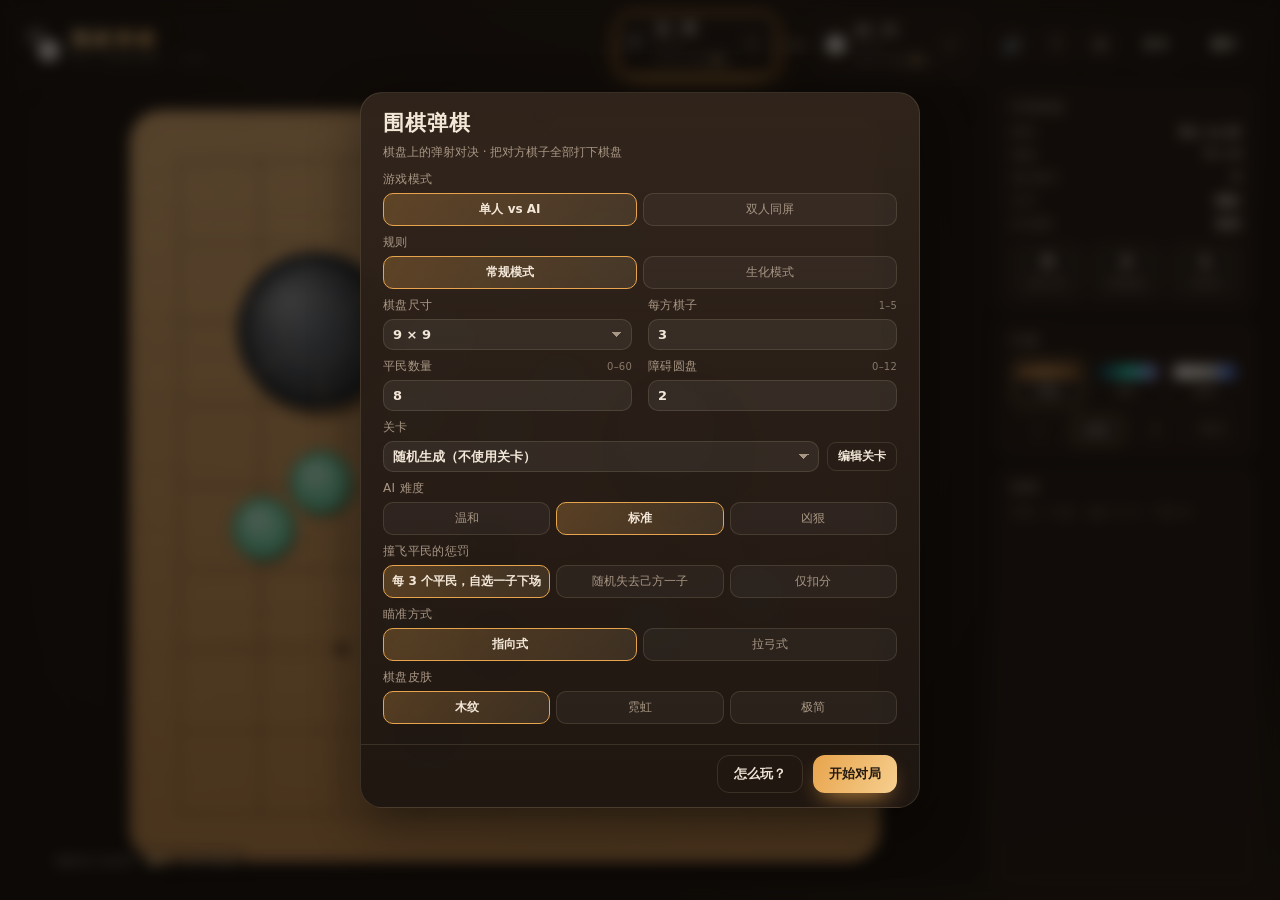
<file: index.html>
<!DOCTYPE html>
<html lang="zh-CN" data-skin="wood" data-size="m">
<head>
<meta charset="UTF-8">
<meta name="viewport" content="width=device-width, initial-scale=1, maximum-scale=1, user-scalable=no, viewport-fit=cover">
<meta name="theme-color" content="#1b1410">
<meta name="apple-mobile-web-app-capable" content="yes">
<meta name="mobile-web-app-capable" content="yes">
<title>围棋弹棋 · Go Carrom</title>
<link rel="icon" href="data:image/svg+xml,%3Csvg xmlns='http://www.w3.org/2000/svg' viewBox='0 0 32 32'%3E%3Crect width='32' height='32' rx='7' fill='%23c99a63'/%3E%3Ccircle cx='12' cy='12' r='6' fill='%23171410'/%3E%3Ccircle cx='21' cy='21' r='6' fill='%23fff'/%3E%3C/svg%3E">
<link rel="stylesheet" href="css/style.css">
</head>
<body data-skin="wood">
<div id="app">

  <header id="topbar">
    <div class="brand">
      <div class="logo"><span class="dot b"></span><span class="dot w"></span></div>
      <div class="brand-text">
        <h1>围棋弹棋</h1>
        <p>GO&nbsp;CARROM&nbsp;·&nbsp;<span id="buildTag">v12</span></p>
      </div>
    </div>

    <div id="scoreboard">
      <div class="score-card" id="cardP1">
        <span class="mini-stone black"></span>
        <div class="sc-text">
          <b id="p1Name">黑方</b>
          <small id="p1Stat">3 / 3</small>
          <span class="civ-line" id="p1Civ" title="撞飞平民进度：满 3 个要自选一子下场">
            <i></i><i></i><i></i><em><span class="civ-label">平民</span> <b>0</b><span class="of3">/3</span></em>
          </span>
        </div>
        <span class="badge" id="p1Badge">黑</span>
      </div>
      <div class="vs">VS</div>
      <div class="score-card" id="cardP2">
        <span class="mini-stone white"></span>
        <div class="sc-text">
          <b id="p2Name">白方</b>
          <small id="p2Stat">3 / 3</small>
          <span class="civ-line" id="p2Civ" title="撞飞平民进度：满 3 个要自选一子下场">
            <i></i><i></i><i></i><em><span class="civ-label">平民</span> <b>0</b><span class="of3">/3</span></em>
          </span>
        </div>
        <span class="badge" id="p2Badge">白</span>
      </div>
    </div>

    <div class="topbar-actions">
      <button class="icon-btn" id="btnSound" title="音效开关">🔊</button>
      <button class="icon-btn" id="btnRules" title="规则说明">?</button>
      <button class="icon-btn" id="btnSetup" title="对局设置">⚙</button>
      <button class="btn ghost" id="btnLevel">关卡</button>
      <button class="btn ghost" id="btnRestart">重开</button>
    </div>
  </header>

  <main id="stage">
    <div id="boardWrap">
      <canvas id="boardCanvas"></canvas>
      <div id="banner" class="banner"></div>
      <div id="hint" class="hint">拖拽自己的棋子 <b>蓄力</b>，松手弹射</div>

      <!-- 关卡编辑器工具条 -->
      <div id="editorBar" class="editor-bar hidden">
        <div class="eb-row">
          <div class="eb-group">
            <span class="eb-label">棋盘</span>
            <select id="edBoard" class="num-input mini"></select>
          </div>
          <div class="eb-group">
            <span class="eb-label">半径</span>
            <button class="size-btn" id="edRadiusMinus" title="缩小 (-2%)">−</button>
            <input type="range" id="edRadius" min="12" max="460" step="2" value="75">
            <button class="size-btn" id="edRadiusPlus" title="放大 (+2%)">+</button>
            <input type="number" id="edRadiusNum" class="num-input tiny" min="1" max="46" step="0.5" value="7.5">
            <span class="eb-unit">%</span>
          </div>
          <div class="eb-group grow">
            <input type="text" id="edName" class="num-input" placeholder="关卡名" maxlength="16">
          </div>
          <div class="eb-group">
            <button class="btn ghost small" id="edSave">保存</button>
            <button class="btn ghost small" id="edExport">导出</button>
            <button class="btn ghost small" id="edImport">导入</button>
            <button class="btn ghost small" id="edClear">清空</button>
          </div>
        </div>
        <div class="eb-row">
          <div class="eb-group grow">
            <span class="eb-label">已保存</span>
            <select id="edSaved" class="num-input grow"></select>
            <button class="btn ghost small" id="edLoad">读取</button>
            <button class="btn ghost small" id="edDelete">删除</button>
          </div>
          <div class="eb-group right">
            <span class="eb-tip">单击空白放置 · 拖圆盘移动 · 拖手柄/滚轮改大小 · 右键删除</span>
            <button class="btn ghost small" id="edCancel">返回</button>
            <button class="btn primary small" id="edPlay">用此关卡开局</button>
          </div>
        </div>
      </div>
      <input type="file" id="edFile" accept=".json,application/json" hidden>
    </div>

    <aside id="side">
      <section class="panel">
        <h2>对局信息</h2>
        <ul class="facts">
          <li><span>模式</span><b id="factMode">单人 vs AI</b></li>
          <li><span>棋盘</span><b id="factBoard">9 × 9</b></li>
          <li><span>每方棋子</span><b id="factTroops">3</b></li>
          <li><span>关卡</span><b id="factLevel">随机</b></li>
          <li><span>AI 难度</span><b id="factAI">标准</b></li>
        </ul>
        <div class="stat-row">
          <div class="stat"><b id="statCiv">6</b><small>剩余平民</small></div>
          <div class="stat"><b id="statObs">2</b><small>障碍圆盘</small></div>
          <div class="stat"><b id="statTurn">1</b><small>回合数</small></div>
        </div>
      </section>

      <section class="panel">
        <h2>外观</h2>
        <div class="skins" id="skinPicker">
          <button class="skin-btn active" data-skin="wood"><i class="sw sw-wood"></i>木纹</button>
          <button class="skin-btn" data-skin="neon"><i class="sw sw-neon"></i>霓虹</button>
          <button class="skin-btn" data-skin="flat"><i class="sw sw-flat"></i>极简</button>
        </div>
        <div class="fonts" id="sizePicker">
          <button class="font-btn" data-size="s">小</button>
          <button class="font-btn on" data-size="m">标准</button>
          <button class="font-btn" data-size="l">大</button>
          <button class="font-btn" data-size="xl">特大</button>
        </div>
      </section>

      <section class="panel log-panel">
        <h2>战报</h2>
        <ol id="log" class="log"></ol>
      </section>
    </aside>
  </main>
</div>

<!-- ============ 开始 / 结算 ============ -->
<div id="overlay" class="overlay">
  <div class="modal">
    <div class="modal-head">
      <h2 id="modalTitle">围棋弹棋</h2>
      <p id="modalSub">棋盘上的弹射对决 · 把对方棋子全部打下棋盘</p>
    </div>

    <div class="modal-body">
      <div id="setupPanel">
        <div id="lockInfo" class="lock-info hidden"></div>
        <div class="field">
          <label>游戏模式</label>
          <div class="seg" id="segMode">
            <button class="on" data-mode="ai">单人 vs AI</button>
            <button data-mode="pvp">双人同屏</button>
          </div>
        </div>
        <div class="field">
          <label>规则</label>
          <div class="seg" id="segRules">
            <button class="on" data-rules="classic">常规模式</button>
            <button data-rules="bio">生化模式</button>
          </div>
          <p class="field-note hidden" id="bioNote">平民被任意一方棋子碰到，就归入那一方；撞飞平民不再有任何惩罚。</p>
        </div>
        <div class="grid2">
          <div class="field">
            <label>棋盘尺寸</label>
            <select id="selBoard" class="num-input"></select>
          </div>
          <div class="field">
            <label>每方棋子 <span class="lim">1–5</span></label>
            <input type="number" id="numTroops" class="num-input" min="1" max="5" step="1" value="3">
          </div>
          <div class="field">
            <label>平民数量 <span class="lim">0–60</span></label>
            <input type="number" id="numCiv" class="num-input" min="0" max="60" step="1" value="8">
          </div>
          <div class="field">
            <label>障碍圆盘 <span class="lim">0–12</span></label>
            <input type="number" id="numObs" class="num-input" min="0" max="12" step="1" value="2">
          </div>
        </div>
        <div class="field">
          <label>关卡</label>
          <div class="row-flex">
            <select id="selLevel" class="num-input grow">
              <option value="">随机生成（不使用关卡）</option>
            </select>
            <button class="btn ghost small" id="btnEditLevel">编辑关卡</button>
          </div>
        </div>
        <div class="field" id="fieldAI">
          <label>AI 难度</label>
          <div class="seg" id="segAI">
            <button data-ai="easy">温和</button>
            <button class="on" data-ai="normal">标准</button>
            <button data-ai="hard">凶狠</button>
          </div>
        </div>
        <div class="field" id="fieldPenalty">
          <label>撞飞平民的惩罚</label>
          <div class="seg seg-wrap" id="segPenalty">
            <button class="on" data-pen="pick">每 3 个平民，自选一子下场</button>
            <button data-pen="random">随机失去己方一子</button>
            <button data-pen="score">仅扣分</button>
          </div>
        </div>
        <div class="field">
          <label>瞄准方式</label>
          <div class="seg" id="segAim">
            <button class="on" data-aim="direct">指向式</button>
            <button data-aim="pull">拉弓式</button>
          </div>
        </div>
        <div class="field keep">
          <label>棋盘皮肤</label>
          <div class="seg" id="segSkin">
            <button class="on" data-skin="wood">木纹</button>
            <button data-skin="neon">霓虹</button>
            <button data-skin="flat">极简</button>
          </div>
        </div>
      </div>

      <div id="resultPanel" class="hidden">
        <div class="trophy" id="resultIcon">🏆</div>
        <h3 id="resultTitle">黑方胜利</h3>
        <p id="resultText"></p>
        <div class="result-stats" id="resultStats"></div>
      </div>
    </div>

    <div class="modal-foot">
      <button class="btn ghost" id="btnHelp">怎么玩？</button>
      <button class="btn primary" id="btnStart">开始对局</button>
    </div>
  </div>
</div>

<!-- ============ 规则 ============ -->
<div id="rulesOverlay" class="overlay hidden">
  <div class="modal rules">
    <div class="modal-head">
      <h2>玩法规则</h2>
      <p>围棋棋盘 · 冰壶手感 · 弹射对决</p>
    </div>
    <div class="modal-body">
      <ol class="rule-list">
        <li><b>轮流弹射。</b>每回合点住己方一颗棋子，向外拖拽瞄准并蓄力，松手弹射；棋子滑行减速后停下，回合结束。</li>
        <li><b>击败敌人。</b>把对方棋子撞出棋盘边缘即将其消灭。对方棋子全部被消灭时获胜。</li>
        <li><b>平民有风险。</b>撞飞平民会累积「平民伤亡」：<b>每累计 3 个</b>，你必须亲手选一颗自己的棋子下场（撞飞第 1、2 个不罚）。
          罚则与弹射棋子无关——<b>就算它自灭出界也照交</b>。顶部棋子卡片用 3 个小格 + <b>n/3</b> 显示进度，第 3 格闪红即警告。</li>
        <li><b>障碍圆盘。</b>灰色大圆盘是固定不动的无限质量物体，撞上会剧烈反弹，可以利用它做折射球。</li>
        <li><b>别把自己弹下去。</b>己方棋子出界同样会被消灭，大力度要留神。</li>
        <li><b>生化模式（可选）。</b>平民会被「感染」：任何**有阵营的子力**（初始棋子，或已经被感染的子力）碰到<b>中立平民</b>，这个平民立刻变成那一方，<b>并且永久锁定</b>——之后被对方撞到也不会改回来。
          被感染的平民<b>与初始棋子完全等价</b>：可以点选、可以弹射、计入棋子数；它自己撞到中立平民时**同样继续传播**，所以场上几乎不会出现「平民撞平民」。
          状态栏显示 `剩余 / 总数`，每感染 1 个，分子分母同时 +1（3/3 → 4/4）；出局按敌我判定（被对方撞飞＝击落，自己出界＝自灭）。
          撞飞平民<b>没有任何惩罚</b>，一方的棋子（含感染子）全部出局即告负。</li>
      </ol>
      <p class="tip">小技巧：碰撞会传递动量——用一颗棋子同时撞飞两颗敌方棋子，或借障碍盘改变角度偷袭。</p>
      <p class="tip">先后手：不改设置连续开局（含「重开」）时，黑/白会轮流先手——你始终执黑，只是轮流做先手与后手；改了设置则重置为黑方先手。</p>
    </div>
    <div class="modal-foot">
      <button class="btn primary" id="btnRulesClose">明白了</button>
    </div>
  </div>
</div>

<script src="js/util.js"></script>
<script src="js/config.js"></script>
<script src="js/audio.js"></script>
<script src="js/physics.js"></script>
<script src="js/ai.js"></script>
<script src="js/render.js"></script>
<script src="js/editor.js"></script>
<script src="js/game.js"></script>
<script src="js/ui.js"></script>
</body>
</html>
</file>
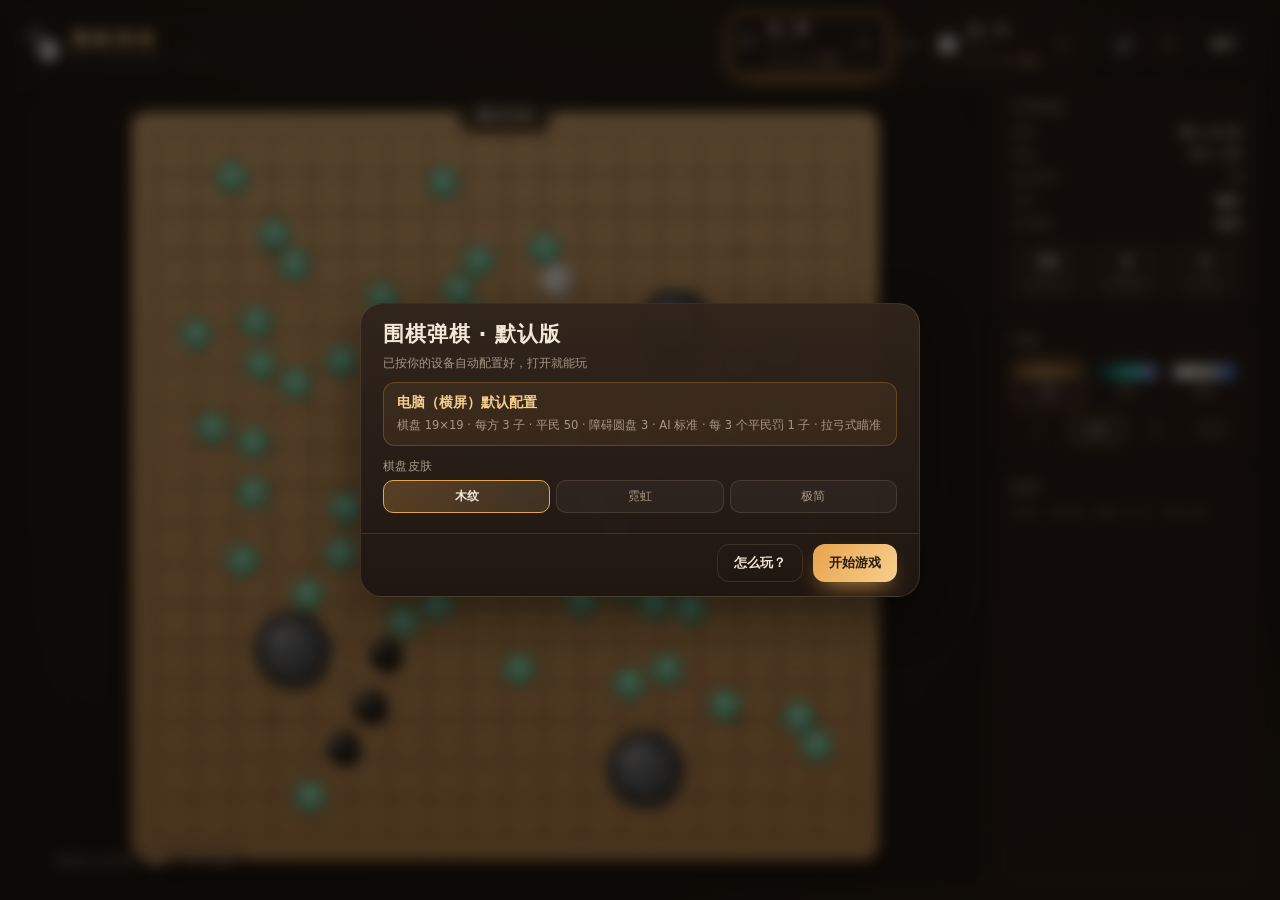
<file: default/index.html>
<!DOCTYPE html>
<html lang="zh-CN" data-skin="wood" data-size="m">
<head>
<meta charset="UTF-8">
<meta name="viewport" content="width=device-width, initial-scale=1, maximum-scale=1, user-scalable=no, viewport-fit=cover">
<meta name="theme-color" content="#1b1410">
<meta name="apple-mobile-web-app-capable" content="yes">
<meta name="mobile-web-app-capable" content="yes">
<title>围棋弹棋 · 默认版</title>
<link rel="icon" href="data:image/svg+xml,%3Csvg xmlns='http://www.w3.org/2000/svg' viewBox='0 0 32 32'%3E%3Crect width='32' height='32' rx='7' fill='%23c99a63'/%3E%3Ccircle cx='12' cy='12' r='6' fill='%23171410'/%3E%3Ccircle cx='21' cy='21' r='6' fill='%23fff'/%3E%3C/svg%3E">
<link rel="stylesheet" href="../css/style.css">
</head>
<body data-skin="wood">
<div id="app">

  <header id="topbar">
    <div class="brand">
      <div class="logo"><span class="dot b"></span><span class="dot w"></span></div>
      <div class="brand-text">
        <h1>围棋弹棋</h1>
        <p>GO&nbsp;CARROM&nbsp;·&nbsp;<span id="buildTag">v12</span></p>
      </div>
    </div>

    <div id="scoreboard">
      <div class="score-card" id="cardP1">
        <span class="mini-stone black"></span>
        <div class="sc-text">
          <b id="p1Name">黑方</b>
          <small id="p1Stat">3 / 3</small>
          <span class="civ-line" id="p1Civ" title="撞飞平民进度：满 3 个要自选一子下场">
            <i></i><i></i><i></i><em><span class="civ-label">平民</span> <b>0</b><span class="of3">/3</span></em>
          </span>
        </div>
        <span class="badge" id="p1Badge">黑</span>
      </div>
      <div class="vs">VS</div>
      <div class="score-card" id="cardP2">
        <span class="mini-stone white"></span>
        <div class="sc-text">
          <b id="p2Name">白方</b>
          <small id="p2Stat">3 / 3</small>
          <span class="civ-line" id="p2Civ" title="撞飞平民进度：满 3 个要自选一子下场">
            <i></i><i></i><i></i><em><span class="civ-label">平民</span> <b>0</b><span class="of3">/3</span></em>
          </span>
        </div>
        <span class="badge" id="p2Badge">白</span>
      </div>
    </div>

    <div class="topbar-actions">
      <button class="icon-btn" id="btnSound" title="音效开关">🔊</button>
      <button class="icon-btn" id="btnRules" title="规则说明">?</button>
      <button class="icon-btn" id="btnSetup" title="对局设置">⚙</button>
      <button class="btn ghost" id="btnLevel">关卡</button>
      <button class="btn ghost" id="btnRestart">重开</button>
    </div>
  </header>

  <main id="stage">
    <div id="boardWrap">
      <canvas id="boardCanvas"></canvas>
      <div id="banner" class="banner"></div>
      <div id="hint" class="hint">拖拽自己的棋子 <b>蓄力</b>，松手弹射</div>

      <!-- 关卡编辑器工具条 -->
      <div id="editorBar" class="editor-bar hidden">
        <div class="eb-row">
          <div class="eb-group">
            <span class="eb-label">棋盘</span>
            <select id="edBoard" class="num-input mini"></select>
          </div>
          <div class="eb-group">
            <span class="eb-label">半径</span>
            <button class="size-btn" id="edRadiusMinus" title="缩小 (-2%)">−</button>
            <input type="range" id="edRadius" min="12" max="460" step="2" value="75">
            <button class="size-btn" id="edRadiusPlus" title="放大 (+2%)">+</button>
            <input type="number" id="edRadiusNum" class="num-input tiny" min="1" max="46" step="0.5" value="7.5">
            <span class="eb-unit">%</span>
          </div>
          <div class="eb-group grow">
            <input type="text" id="edName" class="num-input" placeholder="关卡名" maxlength="16">
          </div>
          <div class="eb-group">
            <button class="btn ghost small" id="edSave">保存</button>
            <button class="btn ghost small" id="edExport">导出</button>
            <button class="btn ghost small" id="edImport">导入</button>
            <button class="btn ghost small" id="edClear">清空</button>
          </div>
        </div>
        <div class="eb-row">
          <div class="eb-group grow">
            <span class="eb-label">已保存</span>
            <select id="edSaved" class="num-input grow"></select>
            <button class="btn ghost small" id="edLoad">读取</button>
            <button class="btn ghost small" id="edDelete">删除</button>
          </div>
          <div class="eb-group right">
            <span class="eb-tip">单击空白放置 · 拖圆盘移动 · 拖手柄/滚轮改大小 · 右键删除</span>
            <button class="btn ghost small" id="edCancel">返回</button>
            <button class="btn primary small" id="edPlay">用此关卡开局</button>
          </div>
        </div>
      </div>
      <input type="file" id="edFile" accept=".json,application/json" hidden>
    </div>

    <aside id="side">
      <section class="panel">
        <h2>对局信息</h2>
        <ul class="facts">
          <li><span>模式</span><b id="factMode">单人 vs AI</b></li>
          <li><span>棋盘</span><b id="factBoard">9 × 9</b></li>
          <li><span>每方棋子</span><b id="factTroops">3</b></li>
          <li><span>关卡</span><b id="factLevel">随机</b></li>
          <li><span>AI 难度</span><b id="factAI">标准</b></li>
        </ul>
        <div class="stat-row">
          <div class="stat"><b id="statCiv">6</b><small>剩余平民</small></div>
          <div class="stat"><b id="statObs">2</b><small>障碍圆盘</small></div>
          <div class="stat"><b id="statTurn">1</b><small>回合数</small></div>
        </div>
      </section>

      <section class="panel">
        <h2>外观</h2>
        <div class="skins" id="skinPicker">
          <button class="skin-btn active" data-skin="wood"><i class="sw sw-wood"></i>木纹</button>
          <button class="skin-btn" data-skin="neon"><i class="sw sw-neon"></i>霓虹</button>
          <button class="skin-btn" data-skin="flat"><i class="sw sw-flat"></i>极简</button>
        </div>
        <div class="fonts" id="sizePicker">
          <button class="font-btn" data-size="s">小</button>
          <button class="font-btn on" data-size="m">标准</button>
          <button class="font-btn" data-size="l">大</button>
          <button class="font-btn" data-size="xl">特大</button>
        </div>
      </section>

      <section class="panel log-panel">
        <h2>战报</h2>
        <ol id="log" class="log"></ol>
      </section>
    </aside>
  </main>
</div>

<!-- ============ 开始 / 结算 ============ -->
<div id="overlay" class="overlay">
  <div class="modal">
    <div class="modal-head">
      <h2 id="modalTitle">围棋弹棋</h2>
      <p id="modalSub">棋盘上的弹射对决 · 把对方棋子全部打下棋盘</p>
    </div>

    <div class="modal-body">
      <div id="setupPanel">
        <div id="lockInfo" class="lock-info hidden"></div>
        <div class="field">
          <label>游戏模式</label>
          <div class="seg" id="segMode">
            <button class="on" data-mode="ai">单人 vs AI</button>
            <button data-mode="pvp">双人同屏</button>
          </div>
        </div>
        <div class="field">
          <label>规则</label>
          <div class="seg" id="segRules">
            <button class="on" data-rules="classic">常规模式</button>
            <button data-rules="bio">生化模式</button>
          </div>
          <p class="field-note hidden" id="bioNote">平民被任意一方棋子碰到，就归入那一方；撞飞平民不再有任何惩罚。</p>
        </div>
        <div class="grid2">
          <div class="field">
            <label>棋盘尺寸</label>
            <select id="selBoard" class="num-input"></select>
          </div>
          <div class="field">
            <label>每方棋子 <span class="lim">1–5</span></label>
            <input type="number" id="numTroops" class="num-input" min="1" max="5" step="1" value="3">
          </div>
          <div class="field">
            <label>平民数量 <span class="lim">0–60</span></label>
            <input type="number" id="numCiv" class="num-input" min="0" max="60" step="1" value="8">
          </div>
          <div class="field">
            <label>障碍圆盘 <span class="lim">0–12</span></label>
            <input type="number" id="numObs" class="num-input" min="0" max="12" step="1" value="2">
          </div>
        </div>
        <div class="field">
          <label>关卡</label>
          <div class="row-flex">
            <select id="selLevel" class="num-input grow">
              <option value="">随机生成（不使用关卡）</option>
            </select>
            <button class="btn ghost small" id="btnEditLevel">编辑关卡</button>
          </div>
        </div>
        <div class="field" id="fieldAI">
          <label>AI 难度</label>
          <div class="seg" id="segAI">
            <button data-ai="easy">温和</button>
            <button class="on" data-ai="normal">标准</button>
            <button data-ai="hard">凶狠</button>
          </div>
        </div>
        <div class="field" id="fieldPenalty">
          <label>撞飞平民的惩罚</label>
          <div class="seg seg-wrap" id="segPenalty">
            <button class="on" data-pen="pick">每 3 个平民，自选一子下场</button>
            <button data-pen="random">随机失去己方一子</button>
            <button data-pen="score">仅扣分</button>
          </div>
        </div>
        <div class="field">
          <label>瞄准方式</label>
          <div class="seg" id="segAim">
            <button class="on" data-aim="direct">指向式</button>
            <button data-aim="pull">拉弓式</button>
          </div>
        </div>
        <div class="field keep">
          <label>棋盘皮肤</label>
          <div class="seg" id="segSkin">
            <button class="on" data-skin="wood">木纹</button>
            <button data-skin="neon">霓虹</button>
            <button data-skin="flat">极简</button>
          </div>
        </div>
      </div>

      <div id="resultPanel" class="hidden">
        <div class="trophy" id="resultIcon">🏆</div>
        <h3 id="resultTitle">黑方胜利</h3>
        <p id="resultText"></p>
        <div class="result-stats" id="resultStats"></div>
      </div>
    </div>

    <div class="modal-foot">
      <button class="btn ghost" id="btnHelp">怎么玩？</button>
      <button class="btn primary" id="btnStart">开始对局</button>
    </div>
  </div>
</div>

<!-- ============ 规则 ============ -->
<div id="rulesOverlay" class="overlay hidden">
  <div class="modal rules">
    <div class="modal-head">
      <h2>玩法规则</h2>
      <p>围棋棋盘 · 冰壶手感 · 弹射对决</p>
    </div>
    <div class="modal-body">
      <ol class="rule-list">
        <li><b>轮流弹射。</b>每回合点住己方一颗棋子，向外拖拽瞄准并蓄力，松手弹射；棋子滑行减速后停下，回合结束。</li>
        <li><b>击败敌人。</b>把对方棋子撞出棋盘边缘即将其消灭。对方棋子全部被消灭时获胜。</li>
        <li><b>平民有风险。</b>撞飞平民会累积「平民伤亡」：<b>每累计 3 个</b>，你必须亲手选一颗自己的棋子下场（撞飞第 1、2 个不罚）。
          罚则与弹射棋子无关——<b>就算它自灭出界也照交</b>。顶部棋子卡片用 3 个小格 + <b>n/3</b> 显示进度，第 3 格闪红即警告。</li>
        <li><b>障碍圆盘。</b>灰色大圆盘是固定不动的无限质量物体，撞上会剧烈反弹，可以利用它做折射球。</li>
        <li><b>别把自己弹下去。</b>己方棋子出界同样会被消灭，大力度要留神。</li>
        <li><b>生化模式（可选）。</b>平民会被「感染」：任何**有阵营的子力**（初始棋子，或已经被感染的子力）碰到<b>中立平民</b>，这个平民立刻变成那一方，<b>并且永久锁定</b>——之后被对方撞到也不会改回来。
          被感染的平民<b>与初始棋子完全等价</b>：可以点选、可以弹射、计入棋子数；它自己撞到中立平民时**同样继续传播**，所以场上几乎不会出现「平民撞平民」。
          状态栏显示 `剩余 / 总数`，每感染 1 个，分子分母同时 +1（3/3 → 4/4）；出局按敌我判定（被对方撞飞＝击落，自己出界＝自灭）。
          撞飞平民<b>没有任何惩罚</b>，一方的棋子（含感染子）全部出局即告负。</li>
      </ol>
      <p class="tip">小技巧：碰撞会传递动量——用一颗棋子同时撞飞两颗敌方棋子，或借障碍盘改变角度偷袭。</p>
      <p class="tip">先后手：不改设置连续开局（含「重开」）时，黑/白会轮流先手——你始终执黑，只是轮流做先手与后手；改了设置则重置为黑方先手。</p>
    </div>
    <div class="modal-foot">
      <button class="btn primary" id="btnRulesClose">明白了</button>
    </div>
  </div>
</div>

<script src="../js/util.js"></script>
<script src="../js/config.js"></script>
<script src="../js/audio.js"></script>
<script src="../js/physics.js"></script>
<script src="../js/ai.js"></script>
<script src="../js/render.js"></script>
<script src="../js/editor.js"></script>
<script src="../js/game.js"></script>
<script src="../js/ui.js"></script>
<script src="default.js"></script>
</body>
</html>
</file>
<file: css/style.css>
/* ===== 围棋弹棋 · Go Carrom ===== */
:root {
  --font-ui: "PingFang SC", "Microsoft YaHei", "Noto Sans SC", system-ui, -apple-system, "Segoe UI", sans-serif;
  --bg: #17110d;
  --bg2: #241a13;
  --panel: rgba(38, 28, 21, .82);
  --panel-line: rgba(255, 226, 190, .12);
  --text: #f3e7d8;
  --muted: #a89684;
  --accent: #e8a44c;
  --accent2: #f6cf8f;
  --good: #7fd0a2;
  --bad: #ef7b6c;
  --radius: 18px;
  --shadow: 0 18px 50px rgba(0, 0, 0, .45);
}

html[data-skin="neon"] {
  --bg: #05070f;
  --bg2: #0b1226;
  --panel: rgba(12, 20, 40, .8);
  --panel-line: rgba(110, 231, 255, .18);
  --text: #e6f6ff;
  --muted: #7d97b8;
  --accent: #4ff0d6;
  --accent2: #a98cff;
  --good: #5cf2a0;
  --bad: #ff6b8b;
}

html[data-skin="flat"] {
  --bg: #f2efe9;
  --bg2: #e6e1d7;
  --panel: rgba(255, 255, 255, .9);
  --panel-line: rgba(40, 34, 26, .1);
  --text: #2b2620;
  --muted: #8c8377;
  --accent: #2f6df6;
  --accent2: #6f9bff;
  --good: #2f9e6b;
  --bad: #d9452f;
}

/* ---------- 界面字号（侧栏「外观」里切换） ---------- */
:root { --fs: 1; }
html[data-size="s"] { --fs: 0.9; }
html[data-size="m"] { --fs: 1; }
html[data-size="l"] { --fs: 1.12; }
html[data-size="xl"] { --fs: 1.26; }

* { box-sizing: border-box; -webkit-tap-highlight-color: transparent; }

html, body { height: 100%; }

body {
  margin: 0;
  font-family: var(--font-ui);
  color: var(--text);
  background:
    radial-gradient(1200px 700px at 50% -10%, var(--bg2), transparent 70%),
    radial-gradient(900px 600px at 90% 110%, rgba(255, 170, 80, .07), transparent 70%),
    var(--bg);
  overflow: hidden;
  user-select: none;
}

html[data-skin="flat"] body {
  background:
    radial-gradient(1000px 600px at 50% -10%, #fff, transparent 70%),
    var(--bg);
}

#app {
  height: 100%;
  display: flex;
  flex-direction: column;
  padding: 14px clamp(12px, 2vw, 26px) 16px;
  gap: 12px;
}

/* ---------- 顶栏 ---------- */
#topbar {
  display: flex;
  align-items: center;
  gap: 18px;
  flex: none;
}

.brand { display: flex; align-items: center; gap: 11px; min-width: 0; }
.logo { position: relative; width: 34px; height: 34px; flex: none; }
.logo .dot {
  position: absolute; width: 22px; height: 22px; border-radius: 50%;
  box-shadow: inset 0 2px 4px rgba(255, 255, 255, .35), 0 4px 10px rgba(0, 0, 0, .45);
}
.logo .dot.b { left: 0; top: 0; background: radial-gradient(circle at 35% 30%, #6b625a, #100e0c 70%); }
.logo .dot.w { right: 0; bottom: 0; background: radial-gradient(circle at 35% 30%, #fff, #b9b2a8 75%); }

.brand-text h1 {
  margin: 0; font-size: calc(19px * var(--fs, 1)); letter-spacing: .14em; font-weight: 800;
  background: linear-gradient(120deg, var(--accent2), var(--accent));
  -webkit-background-clip: text; background-clip: text; color: transparent;
  white-space: nowrap;
}
.brand-text p { margin: 1px 0 0; font-size: calc(9px * var(--fs, 1)); letter-spacing: .42em; color: var(--muted); }

#scoreboard {
  display: flex; align-items: center; gap: 10px;
  margin-left: auto;
}

.score-card {
  display: flex; align-items: center; gap: 9px;
  padding: 7px 12px 7px 9px;
  background: var(--panel);
  border: 1px solid var(--panel-line);
  border-radius: 14px;
  backdrop-filter: blur(10px);
  transition: .22s ease;
  min-width: 128px;
}
.score-card.active {
  border-color: var(--accent);
  box-shadow: 0 0 0 1px var(--accent), 0 8px 26px -8px var(--accent);
  transform: translateY(-1px);
}
.score-card.dead { opacity: .45; filter: grayscale(.7); }

.mini-stone { width: 20px; height: 20px; border-radius: 50%; flex: none; }
.mini-stone.black { background: radial-gradient(circle at 34% 28%, #7a7168, #0b0a09 72%); }
.mini-stone.white { background: radial-gradient(circle at 34% 28%, #fff, #c3bcb2 78%); box-shadow: 0 0 0 1px rgba(0,0,0,.15) inset; }
.sc-text { display: flex; flex-direction: column; line-height: 1.18; min-width: 0; }
.sc-text b { font-size: calc(13px * var(--fs, 1)); font-weight: 700; white-space: nowrap; overflow: hidden; text-overflow: ellipsis; }
.sc-text small { font-size: calc(10.5px * var(--fs, 1)); color: var(--muted); font-variant-numeric: tabular-nums; }

/* 撞飞平民进度：3 个小格，满 3 个就要自选一子下场 */
.civ-line { display: flex; align-items: center; gap: 3px; margin-top: 3px; }
.civ-line i {
  width: 7px; height: 7px; border-radius: 2px;
  background: rgba(255, 255, 255, .14);
  border: 1px solid var(--panel-line);
  transition: .18s;
}
html[data-skin="flat"] .civ-line i { background: rgba(0, 0, 0, .10); }
.civ-line i.on { background: var(--accent); border-color: var(--accent); box-shadow: 0 0 6px var(--accent); }
.civ-line i.danger { background: transparent; border-color: var(--bad); box-shadow: 0 0 8px var(--bad); animation: civPulse .9s ease-in-out infinite; }
.civ-line i.owed { background: var(--bad); border-color: var(--bad); box-shadow: 0 0 10px var(--bad); animation: civPulse .7s ease-in-out infinite; }
.civ-line em { font-style: normal; font-size: calc(9.5px * var(--fs, 1)); color: var(--muted); letter-spacing: .03em; margin-left: 2px; font-variant-numeric: tabular-nums; }
.civ-line em b { color: var(--accent2); font-weight: 700; }
/* 生化模式：不显示三段进度，只看当前收编数量 */
.civ-line.bio i { display: none; }
.civ-line.bio .of3 { display: none; }
.civ-line.bio em { color: var(--good); }
.civ-line.bio em b { color: var(--good); }
.field-note { margin: 7px 0 0; font-size: calc(11.5px * var(--fs, 1)); line-height: 1.5; color: var(--muted); }
@keyframes civPulse { 0%, 100% { opacity: 1; } 50% { opacity: .4; } }
.badge {
  margin-left: auto; font-size: calc(9.5px * var(--fs, 1)); padding: 2px 6px; border-radius: 999px;
  border: 1px solid var(--panel-line); color: var(--muted);
}
.vs { font-size: calc(10px * var(--fs, 1)); letter-spacing: .2em; color: var(--muted); font-weight: 700; }

.topbar-actions { display: flex; align-items: center; gap: 8px; flex: none; }

.icon-btn, .btn {
  font: inherit; cursor: pointer; color: var(--text);
  background: var(--panel);
  border: 1px solid var(--panel-line);
  border-radius: 12px;
  transition: .18s ease;
}
.icon-btn { width: 36px; height: 36px; font-size: calc(15px * var(--fs, 1)); display: grid; place-items: center; }
.btn { padding: 9px 16px; font-size: calc(13px * var(--fs, 1)); font-weight: 600; }
.icon-btn:hover, .btn:hover { border-color: var(--accent); color: var(--accent2); }
.btn.primary {
  background: linear-gradient(120deg, var(--accent), var(--accent2));
  color: #241a10; border: none; font-weight: 800;
  box-shadow: 0 10px 24px -10px var(--accent);
}
html[data-skin="neon"] .btn.primary { color: #04121a; }
html[data-skin="flat"] .btn.primary { color: #fff; }
.btn.primary:hover { filter: brightness(1.07); color: inherit; }
.btn.ghost { background: transparent; }
.btn:active { transform: scale(.97); }

/* ---------- 主舞台 ---------- */
#stage {
  flex: 1;
  display: flex;
  gap: 14px;
  min-height: 0;
}

#boardWrap {
  position: relative;
  flex: 1;
  min-width: 0;
  display: grid;
  place-items: center;
  border-radius: var(--radius);
  overflow: hidden;
}

#boardCanvas { display: block; width: 100%; height: 100%; touch-action: none; cursor: crosshair; }

.banner {
  position: absolute; top: 12px; left: 50%; transform: translateX(-50%) translateY(-16px);
  padding: 7px 18px; border-radius: 999px;
  background: var(--panel); border: 1px solid var(--panel-line);
  font-size: calc(12.5px * var(--fs, 1)); letter-spacing: .08em; font-weight: 700;
  opacity: 0; pointer-events: none; transition: .3s cubic-bezier(.2,.8,.3,1);
  backdrop-filter: blur(8px);
  white-space: nowrap;
}
.banner.show { opacity: 1; transform: translateX(-50%) translateY(0); }

.hint {
  position: absolute; bottom: 10px; left: 16px;
  font-size: calc(11.5px * var(--fs, 1)); color: var(--muted); letter-spacing: .06em;
  pointer-events: none; transition: opacity .25s;
  background: rgba(0,0,0,.18); padding: 5px 12px; border-radius: 999px;
  white-space: nowrap;
}
.hint b { color: var(--accent2); }

/* ---------- 侧栏 ---------- */
#side {
  width: clamp(220px, 20vw, 268px);
  flex: none;
  display: flex;
  flex-direction: column;
  gap: 10px;
  min-height: 0;
}

.panel {
  background: var(--panel);
  border: 1px solid var(--panel-line);
  border-radius: 14px;
  padding: 12px 13px;
  backdrop-filter: blur(10px);
}
.panel h2 {
  margin: 0 0 9px; font-size: calc(10.5px * var(--fs, 1)); letter-spacing: .2em; color: var(--muted);
  font-weight: 700; text-transform: uppercase;
}

.facts { list-style: none; margin: 0; padding: 0; display: flex; flex-direction: column; gap: 6px; }
.facts li { display: flex; justify-content: space-between; font-size: calc(12px * var(--fs, 1)); gap: 8px; }
.facts span { color: var(--muted); }
.facts b { font-weight: 600; font-variant-numeric: tabular-nums; }

.stat-row { display: flex; gap: 8px; margin-top: 11px; }
.stat {
  flex: 1; text-align: center; padding: 7px 4px; border-radius: 10px;
  background: rgba(255,255,255,.04); border: 1px solid var(--panel-line);
}
html[data-skin="flat"] .stat { background: rgba(0,0,0,.03); }
.stat b { display: block; font-size: calc(16px * var(--fs, 1)); font-variant-numeric: tabular-nums; line-height: 1.2; }
.stat small { font-size: calc(9px * var(--fs, 1)); color: var(--muted); letter-spacing: .04em; }

.skins { display: flex; gap: 7px; }
.skin-btn {
  flex: 1; font: inherit; font-size: calc(11px * var(--fs, 1)); cursor: pointer;
  display: flex; flex-direction: column; align-items: center; gap: 5px;
  padding: 7px 4px; border-radius: 10px; color: var(--muted);
  background: transparent; border: 1px solid var(--panel-line);
  transition: .18s;
}
.skin-btn.active { color: var(--text); border-color: var(--accent); background: rgba(255,255,255,.05); }
.sw { width: 100%; height: 14px; border-radius: 4px; display: block; }
.sw-wood { background: linear-gradient(100deg, #8a5a2c, #b98446 45%, #7d4f24); }
.sw-neon { background: linear-gradient(100deg, #0a1630, #2de1c2 55%, #a98cff); }
.sw-flat { background: linear-gradient(100deg, #ffffff, #d9d2c6 55%, #2f6df6); }

/* 字号切换 */
.fonts { display: grid; grid-template-columns: repeat(4, 1fr); gap: 5px; margin-top: 8px; }
.font-btn {
  font: inherit; font-size: calc(11px * var(--fs, 1)); cursor: pointer; padding: 5px 2px;
  color: var(--muted); background: transparent;
  border: 1px solid var(--panel-line); border-radius: 8px;
  transition: .16s; letter-spacing: .02em;
}
.font-btn:hover { color: var(--text); }
.font-btn.on { color: var(--text); border-color: var(--accent); background: rgba(255,255,255,.06); }
html[data-skin="flat"] .font-btn.on { background: rgba(0,0,0,.04); }
/* 四个字号按钮本身也演示字号 */
.font-btn[data-size="s"] { font-size: calc(10px * var(--fs, 1)); }
.font-btn[data-size="m"] { font-size: calc(11px * var(--fs, 1)); }
.font-btn[data-size="l"] { font-size: calc(12.5px * var(--fs, 1)); }
.font-btn[data-size="xl"] { font-size: calc(14px * var(--fs, 1)); }

.log-panel { flex: 1; min-height: 90px; display: flex; flex-direction: column; }
.log {
  list-style: none; margin: 0; padding: 0; overflow-y: auto; flex: 1;
  display: flex; flex-direction: column; gap: 5px;
  scrollbar-width: thin; font-size: calc(11.5px * var(--fs, 1));
}
.log li {
  padding: 5px 8px; border-radius: 8px; line-height: 1.4;
  background: rgba(255,255,255,.035); color: var(--muted);
  animation: logIn .25s ease both;
}
html[data-skin="flat"] .log li { background: rgba(0,0,0,.035); }
.log li b { color: var(--text); font-weight: 600; }
.log li.kill { color: var(--good); }
.log li.penalty { color: var(--bad); }
.log li.turn { background: none; padding: 2px 0; font-size: calc(10px * var(--fs, 1)); letter-spacing: .16em; color: var(--muted); text-transform: uppercase; }
html[data-skin="flat"] .log li.turn { background: none; }
@keyframes logIn { from { opacity: 0; transform: translateY(-4px); } to { opacity: 1; transform: none; } }

/* ---------- 遮罩 / 弹窗 ---------- */
.overlay {
  position: fixed; inset: 0; z-index: 50;
  display: grid; place-items: center;
  padding: 18px;
  background: rgba(8, 6, 4, .62);
  backdrop-filter: blur(7px);
  animation: fadeIn .22s ease both;
}
html[data-skin="flat"] .overlay { background: rgba(40, 34, 26, .35); }
.overlay.hidden { display: none; }
@keyframes fadeIn { from { opacity: 0; } to { opacity: 1; } }

.modal {
  width: min(560px, 100%);
  max-height: min(92vh, 820px);
  display: flex; flex-direction: column;
  background: linear-gradient(180deg, rgba(48, 36, 27, .98), rgba(30, 22, 17, .98));
  border: 1px solid var(--panel-line);
  border-radius: 22px;
  box-shadow: var(--shadow);
  overflow: hidden;
  animation: popIn .26s cubic-bezier(.2,.9,.3,1) both;
}
html[data-skin="neon"] .modal { background: linear-gradient(180deg, rgba(12,22,44,.98), rgba(6,10,22,.99)); }
html[data-skin="flat"] .modal { background: #fff; }
@keyframes popIn { from { opacity: 0; transform: translateY(14px) scale(.97); } to { opacity: 1; transform: none; } }

.modal-head { padding: 16px 22px 8px; flex: none; }
.modal-head h2 { margin: 0; font-size: calc(21px * var(--fs, 1)); letter-spacing: .04em; }
.modal-head p { margin: 6px 0 0; font-size: calc(12px * var(--fs, 1)); color: var(--muted); line-height: 1.5; }

.modal-body { padding: 2px 22px 12px; overflow-y: auto; flex: 1; }
.modal-foot {
  padding: 10px 22px 14px; display: flex; gap: 10px; justify-content: flex-end;
  border-top: 1px solid var(--panel-line); flex: none;
}

.field { margin-bottom: 8px; }
.grid2 { display: grid; grid-template-columns: 1fr 1fr; gap: 0 16px; }
.grid2 .field { margin-bottom: 8px; }
.field > label {
  display: flex; justify-content: space-between; align-items: baseline;
  font-size: calc(12px * var(--fs, 1)); color: var(--muted); margin-bottom: 5px; letter-spacing: .03em;
}
.field > label b { color: var(--accent2); font-size: calc(13px * var(--fs, 1)); font-variant-numeric: tabular-nums; }
.lim { font-size: calc(10px * var(--fs, 1)); color: var(--muted); opacity: .75; letter-spacing: .02em; }
.row-flex { display: flex; align-items: center; gap: 8px; }
.grow { flex: 1; min-width: 0; }

/* 数字输入 / 下拉 */
.num-input {
  width: 100%;
  font: inherit; font-size: calc(13px * var(--fs, 1)); font-weight: 600;
  color: var(--text);
  background: rgba(255, 255, 255, .06);
  border: 1px solid var(--panel-line);
  border-radius: 10px;
  padding: 7px 9px;
  outline: none;
  transition: .16s;
  font-variant-numeric: tabular-nums;
}
html[data-skin="flat"] .num-input { background: rgba(0, 0, 0, .04); }
.num-input:hover { border-color: var(--accent); }
.num-input:focus { border-color: var(--accent); box-shadow: 0 0 0 2px rgba(232, 164, 76, .18); }
.num-input:disabled { opacity: .45; cursor: not-allowed; }
select.num-input { cursor: pointer; padding-right: 24px; appearance: none;
  background-image: linear-gradient(45deg, transparent 50%, var(--muted) 50%),
                    linear-gradient(135deg, var(--muted) 50%, transparent 50%);
  background-position: calc(100% - 14px) 50%, calc(100% - 9px) 50%;
  background-size: 5px 5px, 5px 5px;
  background-repeat: no-repeat;
}
select.num-input.mini { width: 92px; }
.btn.small { padding: 6px 10px; font-size: calc(11.5px * var(--fs, 1)); border-radius: 9px; }

/* 关卡编辑器工具条 */
.editor-bar {
  position: absolute; top: 8px; left: 8px; right: 8px; z-index: 6;
  display: flex; flex-direction: column; gap: 7px;
  padding: 9px 10px;
  background: var(--panel);
  border: 1px solid var(--panel-line);
  border-radius: 14px;
  backdrop-filter: blur(12px);
  box-shadow: 0 14px 34px rgba(0, 0, 0, .38);
  animation: popIn .2s ease both;
}
.eb-row { display: flex; align-items: center; gap: 8px; flex-wrap: wrap; }
.eb-group { display: flex; align-items: center; gap: 6px; }
.eb-group.grow { flex: 1; min-width: 110px; }
.eb-group.right { margin-left: auto; }
.eb-label { font-size: calc(11px * var(--fs, 1)); color: var(--muted); white-space: nowrap; letter-spacing: .04em; }
.eb-val { font-size: calc(11px * var(--fs, 1)); color: var(--accent2); width: 40px; font-variant-numeric: tabular-nums; }
.eb-tip { font-size: calc(10.5px * var(--fs, 1)); color: var(--muted); white-space: nowrap; }
.eb-group input[type="range"] { width: 104px; height: 18px; }
.eb-unit { font-size: calc(11px * var(--fs, 1)); color: var(--muted); margin-left: -3px; }

.size-btn {
  width: 24px; height: 24px; flex: none;
  display: grid; place-items: center;
  font: inherit; font-size: calc(15px * var(--fs, 1)); line-height: 1; font-weight: 700;
  color: var(--text); background: rgba(255, 255, 255, .07);
  border: 1px solid var(--panel-line); border-radius: 8px;
  cursor: pointer; transition: .15s;
}
.size-btn:hover { border-color: var(--accent); color: var(--accent2); }
.size-btn:active { transform: scale(.94); }
html[data-skin="flat"] .size-btn { background: rgba(0, 0, 0, .04); }
.num-input.tiny { width: 62px; padding: 5px 6px; font-size: calc(12px * var(--fs, 1)); text-align: center; }

.seg { display: flex; gap: 6px; }
.seg.seg-wrap { flex-wrap: wrap; }
.seg button {
  flex: 1; font: inherit; font-size: calc(12px * var(--fs, 1)); cursor: pointer;
  padding: 7px 8px; border-radius: 10px; color: var(--muted);
  background: rgba(255,255,255,.04); border: 1px solid var(--panel-line);
  transition: .16s; white-space: nowrap;
}
html[data-skin="flat"] .seg button { background: rgba(0,0,0,.035); }
.seg button:hover { color: var(--text); }
.seg button.on {
  background: linear-gradient(120deg, rgba(232,164,76,.26), rgba(246,207,143,.12));
  border-color: var(--accent); color: var(--text); font-weight: 700;
}
html[data-skin="neon"] .seg button.on { background: rgba(79,240,214,.16); }
html[data-skin="flat"] .seg button.on { background: rgba(47,109,246,.12); }

input[type="range"] {
  width: 100%; height: 22px; appearance: none; background: transparent; cursor: pointer;
}
input[type="range"]::-webkit-slider-runnable-track {
  height: 5px; border-radius: 99px;
  background: linear-gradient(90deg, var(--accent), rgba(255,255,255,.12));
}
input[type="range"]::-webkit-slider-thumb {
  appearance: none; width: 17px; height: 17px; border-radius: 50%; margin-top: -6px;
  background: var(--accent2); border: 2px solid rgba(0,0,0,.25);
  box-shadow: 0 3px 10px rgba(0,0,0,.4);
}
input[type="range"]::-moz-range-track { height: 5px; border-radius: 99px; background: rgba(255,255,255,.15); }
input[type="range"]::-moz-range-thumb { width: 15px; height: 15px; border: none; border-radius: 50%; background: var(--accent2); }

.hidden { display: none !important; }

/* 默认设置版：隐藏配置项，只留摘要 */
.lock-info {
  display: flex; flex-direction: column; gap: 5px;
  padding: 11px 13px; margin-bottom: 12px;
  border-radius: 12px;
  background: rgba(232, 164, 76, .08);
  border: 1px solid rgba(232, 164, 76, .25);
}
.lock-info b { font-size: calc(13.5px * var(--fs, 1)); color: var(--accent2); }
.lock-info span { font-size: calc(11.5px * var(--fs, 1)); color: var(--muted); line-height: 1.55; }
#setupPanel.locked .field:not(.keep) { display: none; }
#setupPanel.locked .grid2 { display: none; }

/* ---------- 结算 ---------- */
#resultPanel { text-align: center; padding: 6px 0 2px; }
.trophy { font-size: calc(50px * var(--fs, 1)); line-height: 1; margin-bottom: 6px; filter: drop-shadow(0 8px 20px rgba(0,0,0,.5)); }
#resultTitle { margin: 0; font-size: calc(24px * var(--fs, 1)); letter-spacing: .06em; }
#resultText { margin: 8px auto 0; max-width: 380px; font-size: calc(12.5px * var(--fs, 1)); color: var(--muted); line-height: 1.6; }
.result-stats { display: flex; gap: 8px; justify-content: center; margin-top: 16px; flex-wrap: wrap; }
.result-stats div {
  padding: 8px 14px; border-radius: 12px; font-size: calc(11px * var(--fs, 1)); color: var(--muted);
  background: rgba(255,255,255,.05); border: 1px solid var(--panel-line);
}
.result-stats b { display: block; font-size: calc(17px * var(--fs, 1)); color: var(--text); font-variant-numeric: tabular-nums; }

.rule-list { margin: 0; padding-left: 18px; display: flex; flex-direction: column; gap: 11px; }
.rule-list li { font-size: calc(12.5px * var(--fs, 1)); line-height: 1.62; color: var(--muted); }
.rule-list li b { color: var(--text); display: block; margin-bottom: 1px; font-size: calc(13px * var(--fs, 1)); }
.tip {
  margin: 16px 0 0; padding: 11px 13px; border-radius: 12px; font-size: calc(12px * var(--fs, 1)); line-height: 1.55;
  color: var(--accent2); background: rgba(232,164,76,.1); border: 1px solid rgba(232,164,76,.22);
}

/* ---------- 响应式 ---------- */
@media (max-width: 960px) {
  #app { padding: 9px 9px 11px; gap: 8px; }
  #stage { flex-direction: column; }
  #side {
    width: 100%; flex-direction: row; overflow-x: auto; gap: 8px;
    flex: none; height: auto; padding-bottom: 2px;
    scrollbar-width: thin;
  }
  #side .panel { flex: none; min-width: 190px; }
  .log-panel { min-width: 230px; }
  #boardWrap { min-height: 0; }
  .brand-text p { display: none; }
  .brand-text h1 { font-size: calc(16px * var(--fs, 1)); }
  .score-card { min-width: 0; padding: 6px 9px; }
  .badge { display: none; }
  .topbar-actions .btn { padding: 8px 11px; font-size: calc(12px * var(--fs, 1)); }
  .icon-btn { width: 32px; height: 32px; font-size: calc(13px * var(--fs, 1)); }
}

/* ---------- 手机竖屏 ---------- */
@media (max-width: 680px) {
  html, body { height: 100%; }
  #app {
    height: 100dvh; height: 100svh;
    padding: 6px 6px calc(8px + env(safe-area-inset-bottom, 0px));
    gap: 6px;
  }
  #topbar { flex-wrap: wrap; gap: 6px; row-gap: 6px; }
  .brand { display: none; }
  #scoreboard { margin-left: 0; flex: 1 1 auto; gap: 6px; }
  .vs { display: none; }
  .score-card { flex: 1 1 0; min-width: 0; padding: 5px 8px; gap: 6px; }
  .sc-text b { font-size: calc(11.5px * var(--fs, 1)); }
  .sc-text small { font-size: calc(10px * var(--fs, 1)); }
  .civ-line i { width: 6px; height: 6px; }
  .civ-line em { font-size: calc(9px * var(--fs, 1)); }
  .topbar-actions { margin-left: auto; gap: 5px; }
  .icon-btn { width: 30px; height: 30px; font-size: calc(13px * var(--fs, 1)); border-radius: 10px; }
  .topbar-actions .btn { padding: 6px 9px; font-size: calc(11.5px * var(--fs, 1)); border-radius: 10px; }

  #stage { flex-direction: column; gap: 6px; }
  #boardWrap { flex: 0 0 auto; width: 100%; aspect-ratio: 1 / 1; }
  #side { flex: 1 1 auto; height: auto; min-height: 104px; max-height: none; gap: 6px; }
  #side .panel { height: 100%; }
  #side .panel { padding: 8px 10px; min-width: 168px; }
  #side .panel h2 { display: none; }
  .facts { display: none; }          /* 手机上省空间，信息在设置里看 */
  .stat-row { margin-top: 0; gap: 5px; }
  .stat { padding: 5px 3px; }
  .stat b { font-size: calc(14px * var(--fs, 1)); }
  .stat small { font-size: calc(8.5px * var(--fs, 1)); }
  .skins { gap: 5px; }
  .fonts { margin-top: 6px; gap: 4px; }
  .log-panel { min-width: 200px; }
  .log { font-size: calc(11px * var(--fs, 1)); }

  .hint { font-size: calc(10px * var(--fs, 1)); padding: 4px 9px; bottom: 6px; left: 8px; max-width: calc(100% - 16px); }
  .banner { font-size: calc(11.5px * var(--fs, 1)); padding: 6px 14px; top: 8px; }

  /* 编辑器工具条：单行横向滚动，别把棋盘挤没了 */
  .editor-bar { top: 5px; left: 5px; right: 5px; padding: 6px 7px; gap: 5px; border-radius: 12px; }
  .eb-row { flex-wrap: nowrap; overflow-x: auto; gap: 6px; scrollbar-width: none; }
  .eb-row::-webkit-scrollbar { display: none; }
  .eb-tip { display: none; }
  .eb-group { flex: none; }
  .eb-group.grow { min-width: 120px; }
  .eb-group input[type="range"] { width: 76px; }
  .num-input.tiny { width: 56px; }
  .editor-bar .btn.small { padding: 5px 8px; font-size: calc(11px * var(--fs, 1)); }

  .modal-head { padding: 14px 14px 6px; }
  .modal-head h2 { font-size: calc(18px * var(--fs, 1)); }
  .modal-head p { font-size: calc(11px * var(--fs, 1)); }
  .modal-body { padding: 2px 14px 10px; }
  .modal-foot { padding: 9px 14px 12px; gap: 8px; }
  .modal-foot .btn { padding: 9px 14px; }
  .grid2 { grid-template-columns: 1fr; }
  .seg button { padding: 7px 6px; font-size: calc(11.5px * var(--fs, 1)); }
  .seg.seg-wrap { flex-wrap: nowrap; overflow-x: auto; scrollbar-width: none; }
  .seg.seg-wrap::-webkit-scrollbar { display: none; }
  .seg.seg-wrap button { flex: 1 0 auto; white-space: nowrap; font-size: calc(11px * var(--fs, 1)); }
  .row-flex .btn { padding: 8px 10px; }
  .field { margin-bottom: 4px; }
  .field > label { margin-bottom: 3px; }
  .num-input { padding: 6px 9px; }
  .result-stats { gap: 6px; }
  .result-stats div { padding: 6px 10px; font-size: calc(10px * var(--fs, 1)); }
}

/* 手机横屏：还原左右布局但压扁 */
@media (max-height: 520px) and (orientation: landscape) {
  #app { height: 100dvh; padding: 5px 8px; gap: 6px; }
  #stage { flex-direction: row; }
  #side { width: 188px; height: auto; flex-direction: column; overflow-y: auto; }
  #side .panel { min-width: 0; width: 100%; }
  .facts { display: none; }
  .brand-text { display: none; }
  #side .panel h2 { display: none; }
  .log-panel { min-height: 60px; }
}
</file>
